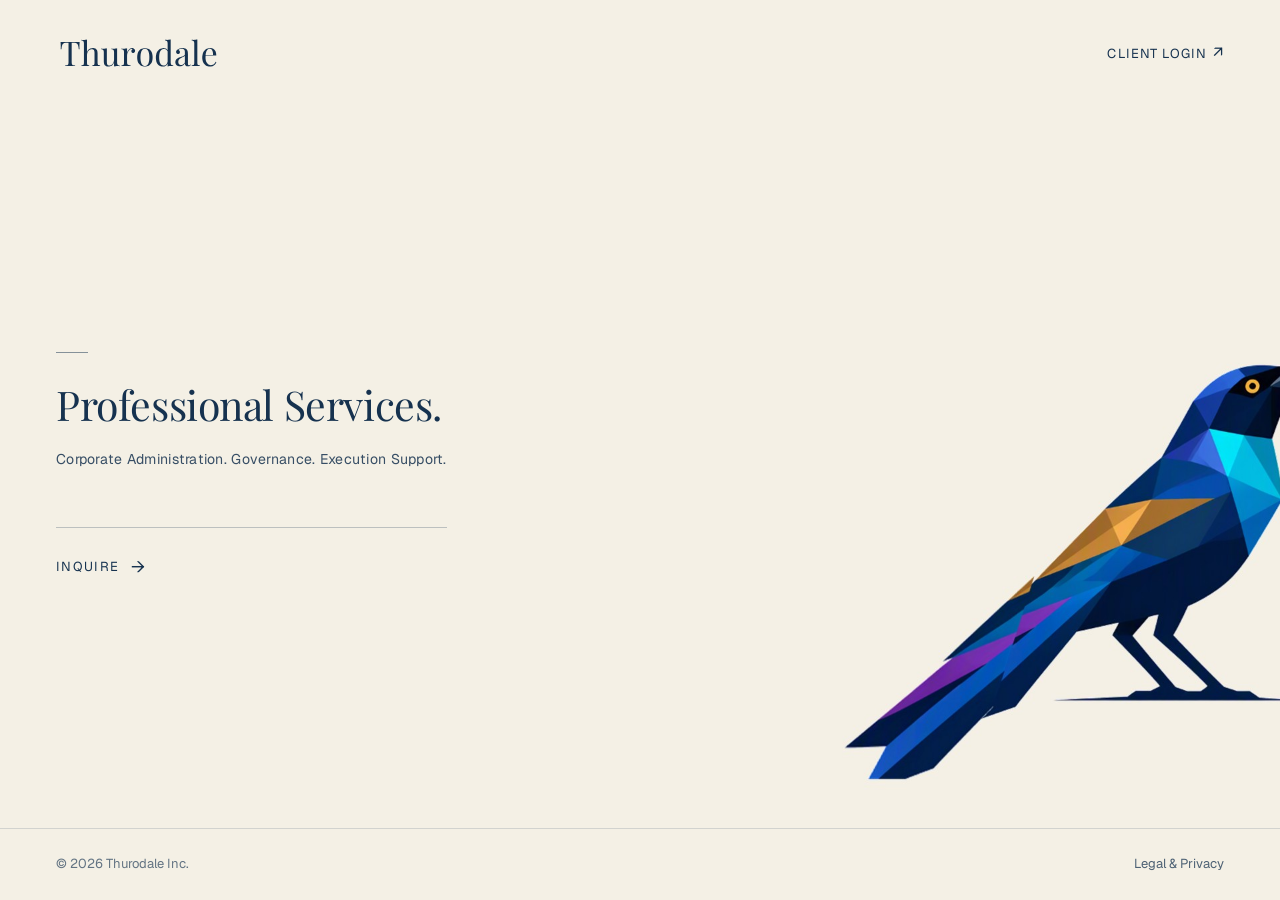
<file: index.html>
<!DOCTYPE html>
<html lang="en-CA">
<head>
<meta charset="utf-8">
<meta name="viewport" content="width=device-width, initial-scale=1">
<title>Thurodale | Professional Services.</title>
<meta name="description" content="Corporate Administration. Governance. Execution Support.">
<link rel="icon" href="assets/logo-t.png" type="image/png">
<link rel="preconnect" href="https://fonts.googleapis.com">
<link rel="preconnect" href="https://fonts.gstatic.com" crossorigin>
<link rel="stylesheet" href="https://fonts.googleapis.com/css2?family=Geist:wght@400&family=Playfair+Display:wght@400&display=swap">
<link rel="stylesheet" href="css/theme.css">
<link rel="stylesheet" href="css/thurodale.css">
<link rel="stylesheet" href="css/home.css">
<script>document.documentElement.classList.add('js');</script>
</head>
<body class="home-page">

  <div class="home-layout">
    <!-- Header -->
    <header class="home-header">
      <div class="home-logo-container">
        <!-- Dependency: Thurodale wordmark logo goes here -->
        <a href="index.html" class="home-logo-link" aria-label="Thurodale Home">
          <img src="assets/wordmark.svg" alt="Thurodale Wordmark" class="home-logo-img">
        </a>
      </div>
      <div class="home-login-container">
        <!-- Dependency: Client Login destination URL goes here -->
        <a href="index.html" class="home-login-link">Client Login <span class="login-arrow" aria-hidden="true">↗</span></a>
      </div>
    </header>

    <!-- Main Content -->
    <main class="home-main">
      <div class="home-content">
        <h1 class="home-headline">Professional Services.</h1>
        <p class="home-supporting">Corporate Administration. Governance. Execution Support.</p>
        <div class="home-action">
          <a href="mailto:info@thurodale.com" class="home-enquire-link">Inquire <span class="enquire-arrow" aria-hidden="true">&rarr;</span></a>
        </div>
      </div>
    </main>

    <!-- Footer -->
    <footer class="home-footer">
      <div class="home-footer-inner">
        <div class="home-footer-copyright">&copy; 2026 Thurodale Inc.</div>
        <div class="home-footer-links">
          <a href="legal.html">Legal &amp; Privacy</a>
        </div>
      </div>
    </footer>
    
    <!-- Background Artwork -->
    <div class="home-artwork" aria-hidden="true">
      <picture>
        <source media="(max-width: 768px)" srcset="assets/bg-palette-2-linen-mobile.jpg">
        <img src="assets/bg-palette-2-linen.jpg" alt="" class="home-artwork-img">
      </picture>
    </div>
  </div>

<!-- Reduced motion and analytics logic is omitted per instructions to wait for approval and keep things minimal,
     but we can keep the basic scripts if they do not interfere with the static content -->
<script src="js/motion.js" defer></script>
</body>
</html>
</file>
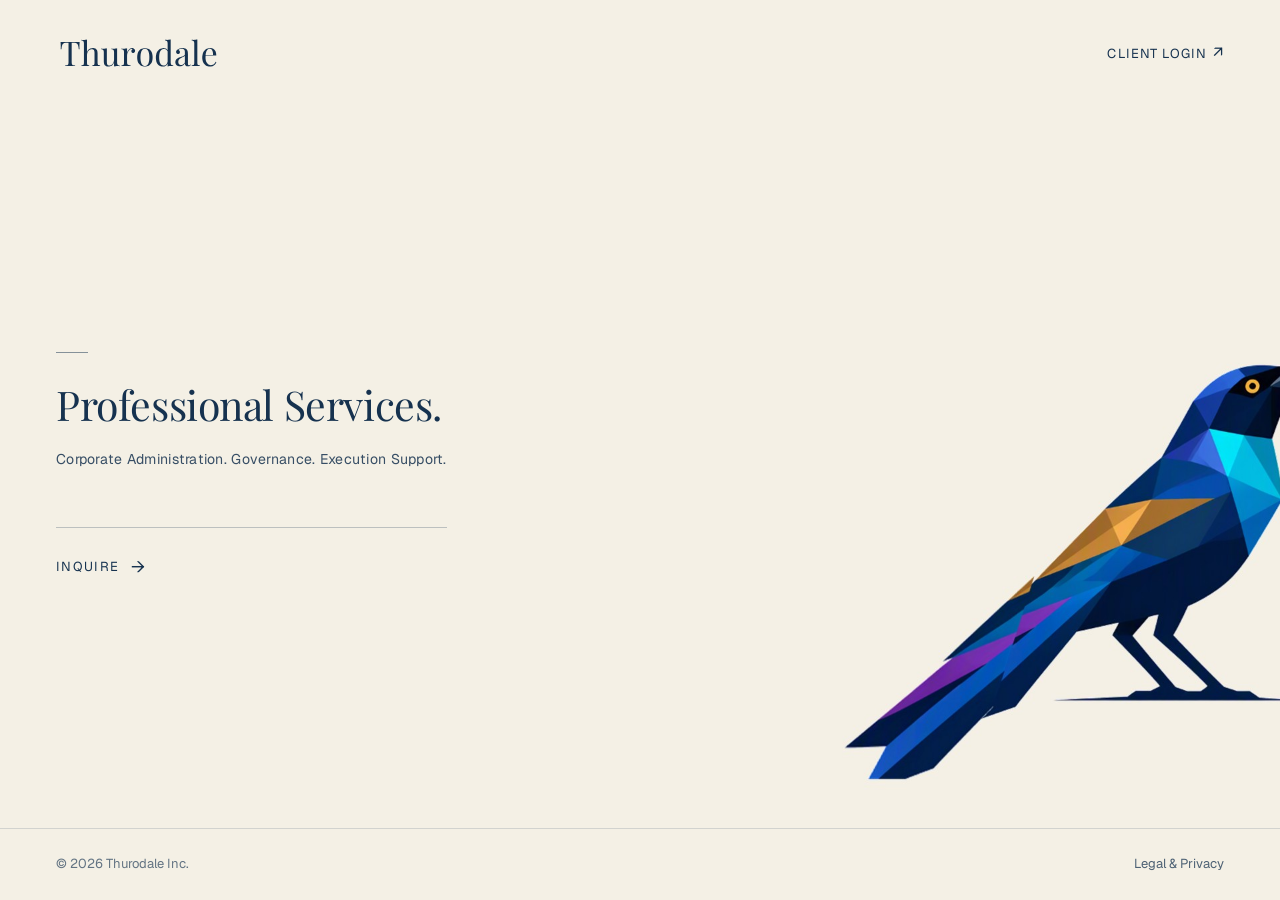
<file: contact.html>
<!DOCTYPE html>
<html lang="en-CA">
<head>
<meta charset="utf-8">
<meta http-equiv="refresh" content="0; url=index.html">
<title>Thurodale | Redirecting...</title>
<link rel="canonical" href="index.html">
<script>window.location.replace("index.html");</script>
</head>
<body style="font-family: sans-serif; background: #FFFEFC; color: #16324F; padding: 2rem;">
  <p>Redirecting to <a href="index.html">Thurodale</a>...</p>
</body>
</html>
</file>
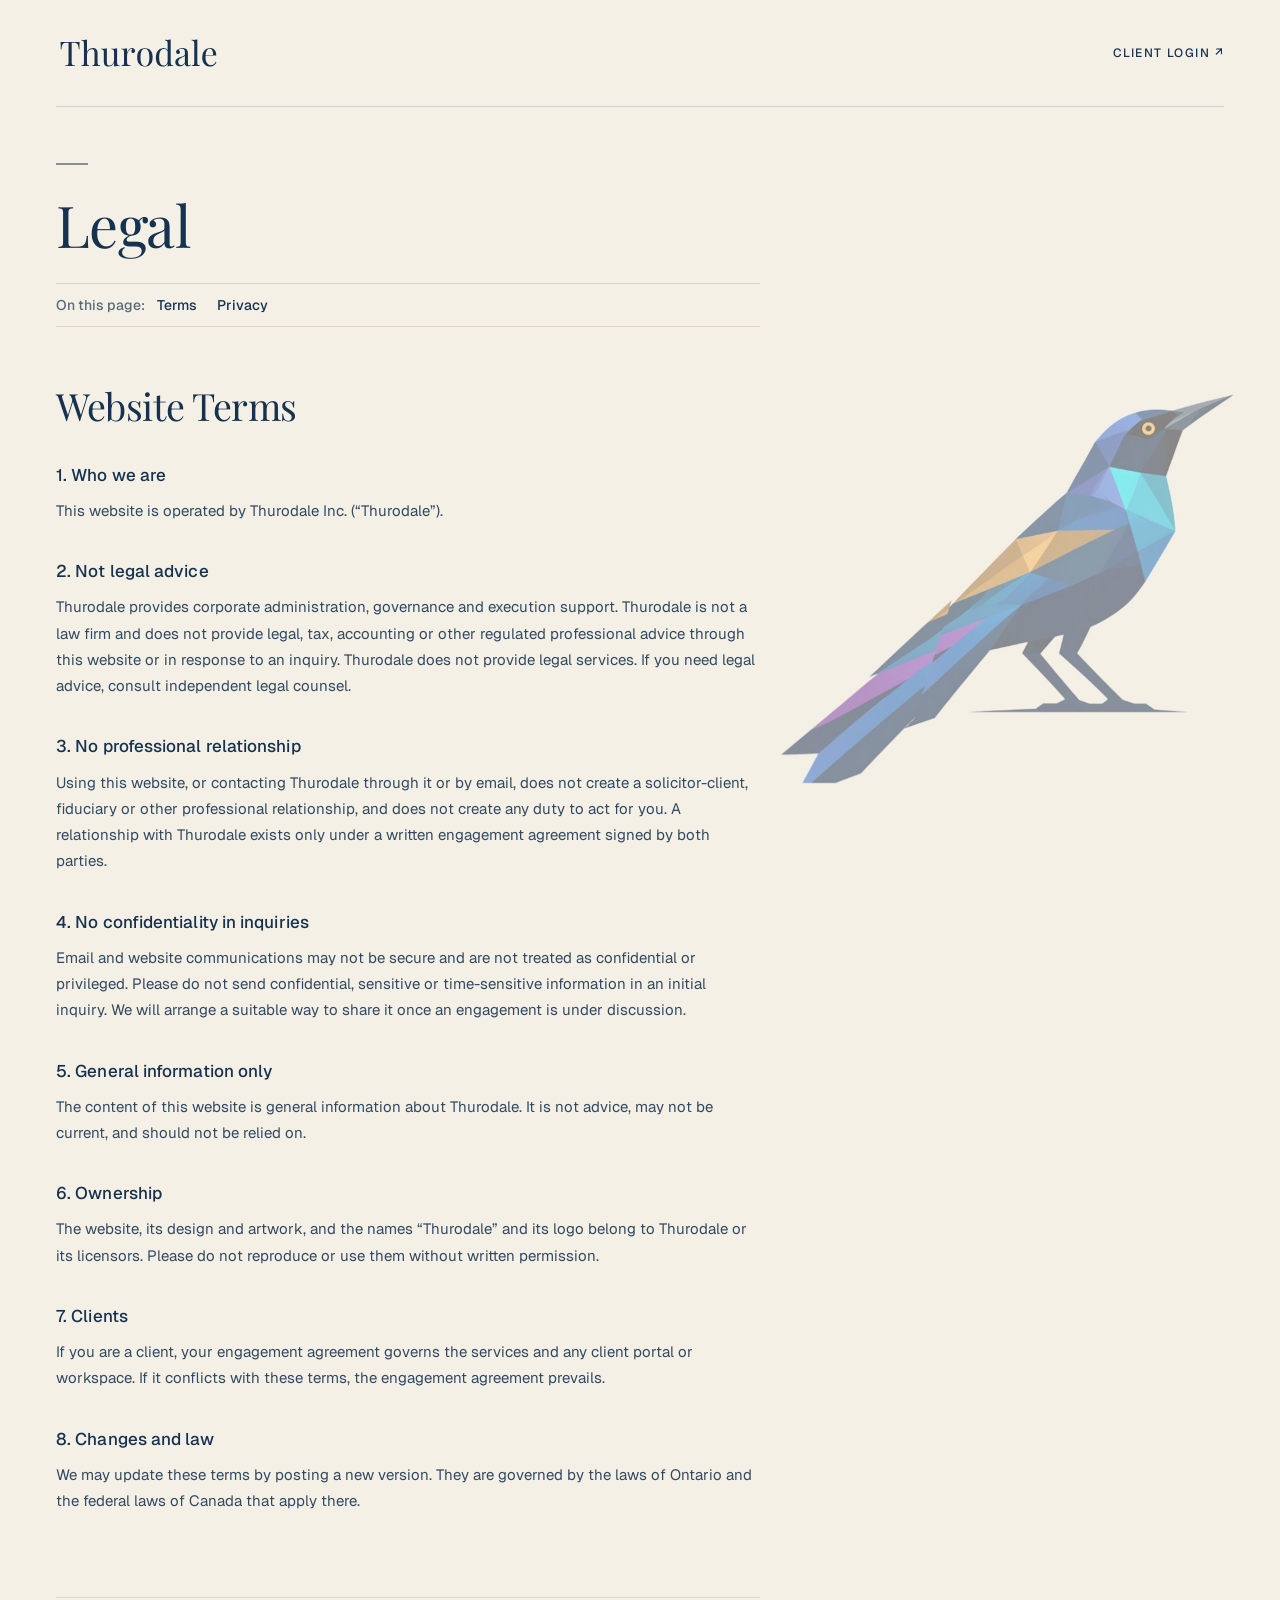
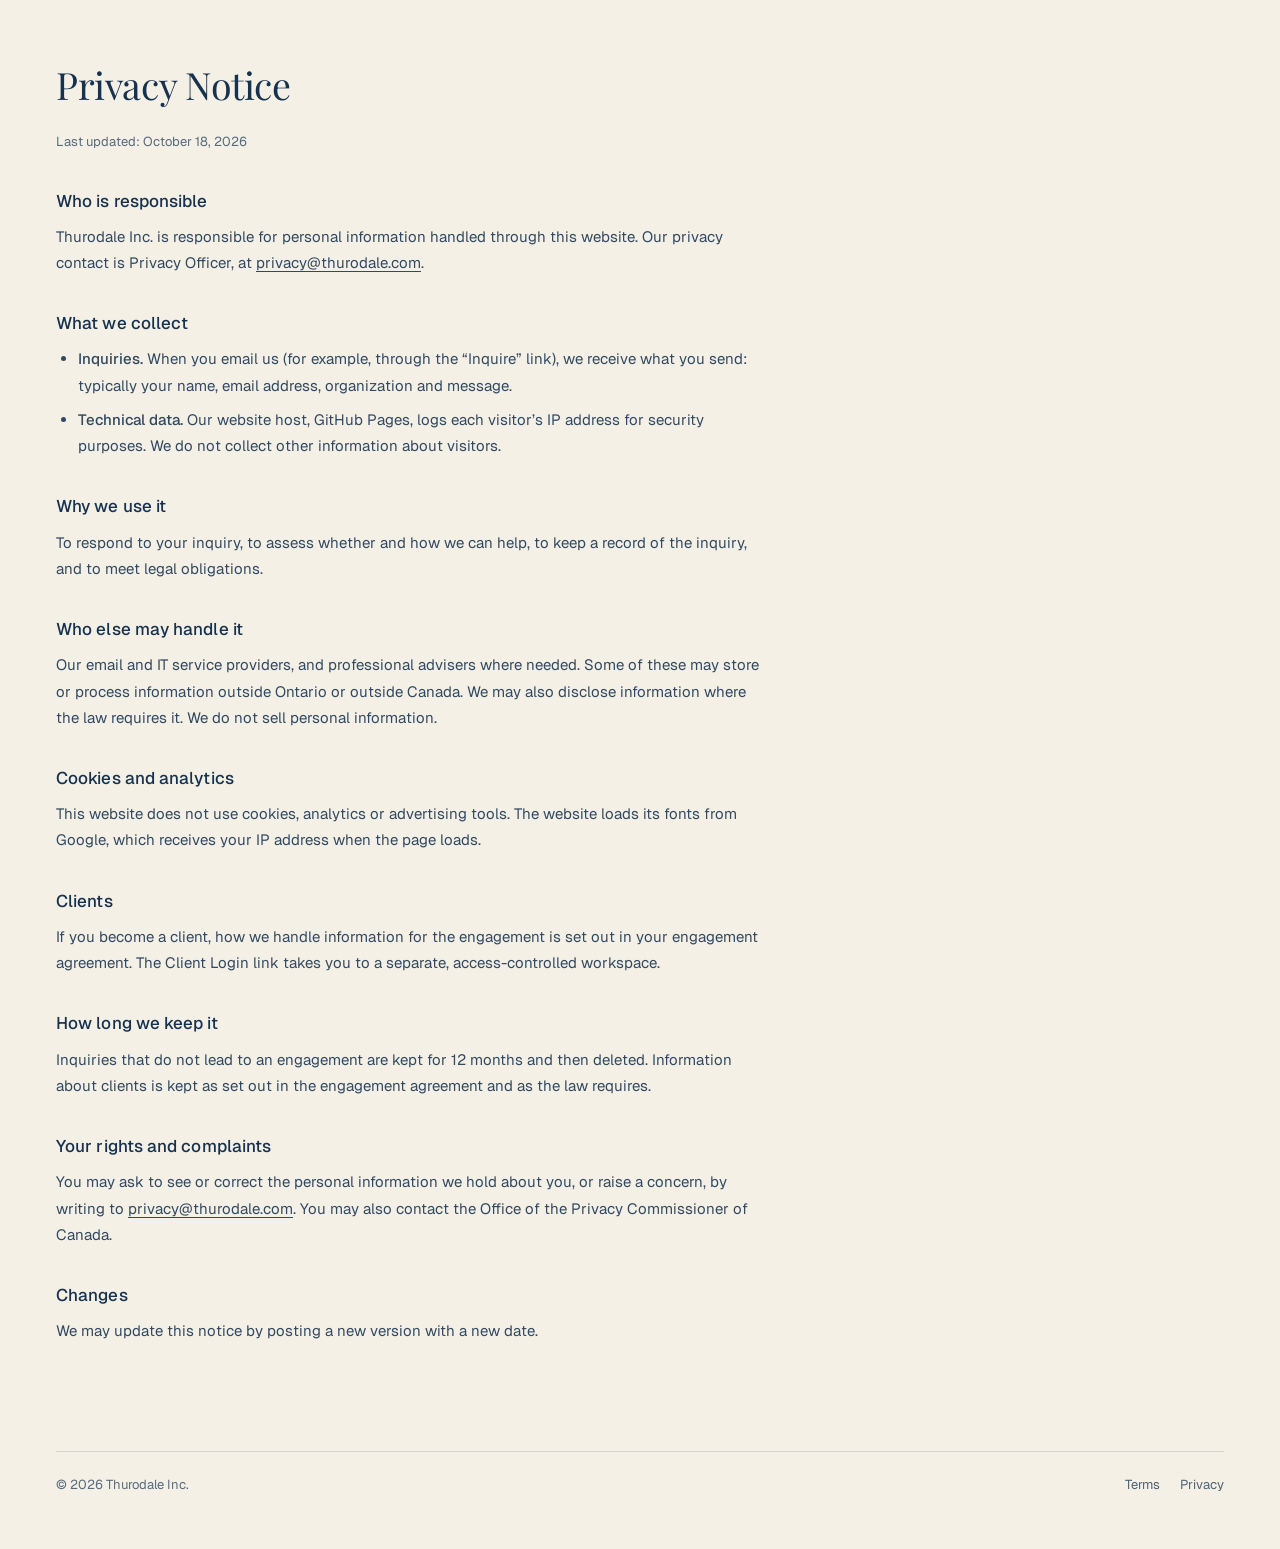
<file: legal.html>
<!DOCTYPE html>
<html lang="en-CA">
<head>
<meta charset="utf-8">
<meta name="viewport" content="width=device-width, initial-scale=1">
<title>Legal | Thurodale</title>
<meta name="description" content="Website terms and privacy notice for Thurodale Inc.">
<link rel="icon" href="assets/logo-t.png" type="image/png">
<link rel="preconnect" href="https://fonts.googleapis.com">
<link rel="preconnect" href="https://fonts.gstatic.com" crossorigin>
<link rel="stylesheet" href="https://fonts.googleapis.com/css2?family=Geist:wght@400;500&family=Playfair+Display:wght@400&display=swap">
<link rel="stylesheet" href="css/legal.css">
</head>
<body class="legal-page">

<a class="skip-link" href="#main">Skip to main content</a>

<!-- Fullscreen background artwork panel — fixed, covers page, softly fades on scroll -->
<div class="legal-artwork" aria-hidden="true">
  <picture>
    <source media="(max-width: 768px)" srcset="assets/legal-bg-geometric-mobile.jpg">
    <img src="assets/legal-bg-geometric.jpg" alt="" class="legal-artwork-img">
  </picture>
</div>

<!-- Left scrolling column -->
<div class="legal-column">

  <!-- Header: matches homepage layout with wordmark left, Client Login right -->
  <header class="legal-header">
    <a href="index.html" class="legal-logo-link" aria-label="Thurodale Home">
      <img src="assets/wordmark.svg" alt="Thurodale" class="legal-logo-img">
    </a>
    <a href="index.html" class="legal-login-link">Client Login &nearr;</a>
  </header>

  <!-- Document -->
  <main id="main" class="legal-main">

    <div class="legal-header-block">
      <h1 class="legal-title">Legal</h1>
      <nav class="on-this-page" aria-label="On this page">
        <span class="on-this-page-label">On this page:</span>
        <ul class="on-this-page-list">
          <li><a href="#terms">Terms</a></li>
          <li><a href="#privacy">Privacy</a></li>
        </ul>
      </nav>
    </div>

    <!-- =================== WEBSITE TERMS =================== -->
    <section class="legal-section">
      <h2 id="terms">Website Terms</h2>

      <h3>1. Who we are</h3>
      <p>This website is operated by Thurodale Inc. (&ldquo;Thurodale&rdquo;).</p>

      <h3>2. Not legal advice</h3>
      <p>Thurodale provides corporate administration, governance and execution support. Thurodale is not a law firm and does not provide legal, tax, accounting or other regulated professional advice through this website or in response to an inquiry. Thurodale does not provide legal services. If you need legal advice, consult independent legal counsel.</p>

      <h3>3. No professional relationship</h3>
      <p>Using this website, or contacting Thurodale through it or by email, does not create a solicitor-client, fiduciary or other professional relationship, and does not create any duty to act for you. A relationship with Thurodale exists only under a written engagement agreement signed by both parties.</p>

      <h3>4. No confidentiality in inquiries</h3>
      <p>Email and website communications may not be secure and are not treated as confidential or privileged. Please do not send confidential, sensitive or time-sensitive information in an initial inquiry. We will arrange a suitable way to share it once an engagement is under discussion.</p>

      <h3>5. General information only</h3>
      <p>The content of this website is general information about Thurodale. It is not advice, may not be current, and should not be relied on.</p>

      <h3>6. Ownership</h3>
      <p>The website, its design and artwork, and the names &ldquo;Thurodale&rdquo; and its logo belong to Thurodale or its licensors. Please do not reproduce or use them without written permission.</p>

      <h3>7. Clients</h3>
      <p>If you are a client, your engagement agreement governs the services and any client portal or workspace. If it conflicts with these terms, the engagement agreement prevails.</p>

      <h3>8. Changes and law</h3>
      <p>We may update these terms by posting a new version. They are governed by the laws of Ontario and the federal laws of Canada that apply there.</p>
    </section>

    <!-- =================== PRIVACY NOTICE =================== -->
    <section class="legal-section">
      <h2 id="privacy">Privacy Notice</h2>
      <p class="doc-meta">Last updated: October 18, 2026</p>

      <h3>Who is responsible</h3>
      <p>Thurodale Inc. is responsible for personal information handled through this website. Our privacy contact is Privacy Officer, at <a href="mailto:privacy@thurodale.com">privacy@thurodale.com</a>.</p>

      <h3>What we collect</h3>
      <ul>
        <li><strong>Inquiries.</strong> When you email us (for example, through the &ldquo;Inquire&rdquo; link), we receive what you send: typically your name, email address, organization and message.</li>
        <li><strong>Technical data.</strong> Our website host, GitHub Pages, logs each visitor&rsquo;s IP address for security purposes. We do not collect other information about visitors.</li>
      </ul>

      <h3>Why we use it</h3>
      <p>To respond to your inquiry, to assess whether and how we can help, to keep a record of the inquiry, and to meet legal obligations.</p>

      <h3>Who else may handle it</h3>
      <p>Our email and IT service providers, and professional advisers where needed. Some of these may store or process information outside Ontario or outside Canada. We may also disclose information where the law requires it. We do not sell personal information.</p>

      <h3>Cookies and analytics</h3>
      <p>This website does not use cookies, analytics or advertising tools. The website loads its fonts from Google, which receives your IP address when the page loads.</p>

      <h3>Clients</h3>
      <p>If you become a client, how we handle information for the engagement is set out in your engagement agreement. The Client Login link takes you to a separate, access-controlled workspace.</p>

      <h3>How long we keep it</h3>
      <p>Inquiries that do not lead to an engagement are kept for 12 months and then deleted. Information about clients is kept as set out in the engagement agreement and as the law requires.</p>

      <h3>Your rights and complaints</h3>
      <p>You may ask to see or correct the personal information we hold about you, or raise a concern, by writing to <a href="mailto:privacy@thurodale.com">privacy@thurodale.com</a>. You may also contact the Office of the Privacy Commissioner of Canada.</p>

      <h3>Changes</h3>
      <p>We may update this notice by posting a new version with a new date.</p>
    </section>

  </main>

  <!-- Footer -->
  <footer class="legal-footer">
    <div class="legal-footer-inner">
      <div class="legal-footer-copyright">&copy; 2026 Thurodale Inc.</div>
      <div class="legal-footer-links">
        <a href="#terms">Terms</a>
        <a href="#privacy">Privacy</a>
      </div>
    </div>
  </footer>

</div><!-- /.legal-column -->

</body>
</html>
</file>
<file: css/theme.css>
/* ==========================================================================
   Thurodale — Theme layer
   ==========================================================================

   The site is light only. The brand is defined as "ledger blue on cream
   paper", and a dark palette works against that rather than with it.

   The layering is kept even though there is a single theme, because it is
   what allows thurodale.css to contain no colour values at all.

     1. PALETTE   Raw colour values, namespaced (--p-light-*).
                  These are the only literal hex values in the codebase.
     2. SEMANTIC  Role-based names (--surface-page, --ink-default, --action-bg).
                  Component CSS may ONLY reference these.
     3. COMPONENT thurodale.css. No hex values, no palette names.

   Colour tokens use the --ink-* prefix, never --text-*, because --text-* is
   the typography scale (--text-body is a 15px font size, not a colour).

   IF A SECOND THEME IS EVER WANTED

     1. Add a palette block:     --p-<name>-surface-page: #...;  (etc.)
     2. Add one selector block:  :root.theme-<name> { ...map semantics... }
     3. Add the class to <html>.

   No component CSS changes. That was the point of the split, and it stays
   true whether or not a second theme exists.

   CONTRAST: every foreground/background pairing used in the UI meets
   WCAG 2.1 AA (4.5:1 for body text, 3:1 for large text and non-text
   boundaries). Measured ratios are noted beside the values that were
   chosen for contrast rather than for brand.
   ========================================================================== */

/* --------------------------------------------------------------------------
   LAYER 1 — PALETTE
   -------------------------------------------------------------------------- */

:root {
  --p-light-surface-page:        #F5F0E6;  /* Warm Linen Paper */
  --p-light-surface-panel-1:     #E4EEF3;  /* Cloud Wash   */
  --p-light-surface-panel-2:     #CFE1E9;  /* Mist Veil    */
  --p-light-surface-panel-3:     #A9C4D6;  /* Sky Mist     */
  --p-light-surface-panel-warm:  #D9D2C4;  /* Stone Hush   */
  --p-light-surface-card:        #FFFEFC;
  --p-light-surface-card-warm:   #FFFEFC;
  --p-light-surface-inverse:     #16324F;  /* Ledger Ink   */

  --p-light-ink-primary:         #16324F;  /* headings, links */
  --p-light-ink-strong:          #0D2038;  /* Ledger Shadow   */
  --p-light-ink-default:         #222222;  /* Charcoal        */
  --p-light-ink-muted:           #5A6068;  /* Charcoal Soft   */
  --p-light-ink-on-inverse:      #FFFEFC;
  --p-light-ink-on-panel-3:      #16324F;
  --p-light-ink-on-panel-warm:   #222222;

  /* Decorative numerals only. They are aria-hidden, so the contrast
     minimums do not apply to them. */
  --p-light-ink-decorative:      #A9C4D6;

  --p-light-border-subtle:       #E4E1DA;  /* Border Mist */
  --p-light-border-on-panel:     rgba(22, 50, 79, 0.14);

  /* NOT Sky Mist (#A9C4D6). That tone measures 1.80:1 on cream and fails
     WCAG 1.4.11, which requires 3:1 for a control boundary. On a ghost
     button the border is the only thing identifying it as a control, so
     the rule applies. This is the nearest tone in the same hue family that
     clears 3:1 on cream (4.00:1), Cloud Wash (3.42:1) and Mist Veil. */
  --p-light-border-interactive:  #5D839E;

  --p-light-action-bg:           #16324F;
  --p-light-action-bg-hover:     #0D2038;
  --p-light-action-fg:           #FFFEFC;  /* 13.00:1 on the action fill */
  --p-light-ghost-hover-bg:      #E4EEF3;

  --p-light-tag-bg:              #FFFEFC;
  --p-light-tag-fg:              #16324F;
  --p-light-tag-dot:             #A9C4D6;

  --p-light-decor-ring:          rgba(22, 50, 79, 0.18);
  --p-light-decor-band-bg:       #A9C4D6;
  --p-light-decor-band-stroke:   #16324F;

  --p-light-selection-bg:        #A9C4D6;
  --p-light-selection-fg:        #16324F;
  --p-light-focus-ring:          #16324F;  /* 13.00:1 on the page */
}

/* --------------------------------------------------------------------------
   LAYER 2 — SEMANTIC MAPPING
   -------------------------------------------------------------------------- */

:root {
  /* Tells the browser to render form controls, scrollbars and other UA
     widgets against a light background. */
  color-scheme: light;

  --surface-page:        var(--p-light-surface-page);
  --surface-panel-1:     var(--p-light-surface-panel-1);
  --surface-panel-2:     var(--p-light-surface-panel-2);
  --surface-panel-3:     var(--p-light-surface-panel-3);
  --surface-panel-warm:  var(--p-light-surface-panel-warm);
  --surface-card:        var(--p-light-surface-card);
  --surface-card-warm:   var(--p-light-surface-card-warm);
  --surface-inverse:     var(--p-light-surface-inverse);

  --ink-primary:         var(--p-light-ink-primary);
  --ink-strong:          var(--p-light-ink-strong);
  --ink-default:         var(--p-light-ink-default);
  --ink-muted:           var(--p-light-ink-muted);
  --ink-decorative:      var(--p-light-ink-decorative);
  --ink-on-inverse:      var(--p-light-ink-on-inverse);
  --ink-on-panel-3:      var(--p-light-ink-on-panel-3);
  --ink-on-panel-warm:   var(--p-light-ink-on-panel-warm);

  --border-subtle:       var(--p-light-border-subtle);
  --border-on-panel:     var(--p-light-border-on-panel);
  --border-interactive:  var(--p-light-border-interactive);

  --action-bg:           var(--p-light-action-bg);
  --action-bg-hover:     var(--p-light-action-bg-hover);
  --action-fg:           var(--p-light-action-fg);
  --ghost-hover-bg:      var(--p-light-ghost-hover-bg);

  --tag-bg:              var(--p-light-tag-bg);
  --tag-fg:              var(--p-light-tag-fg);
  --tag-dot:             var(--p-light-tag-dot);

  --decor-ring:          var(--p-light-decor-ring);
  --decor-band-bg:       var(--p-light-decor-band-bg);
  --decor-band-stroke:   var(--p-light-decor-band-stroke);

  --selection-bg:        var(--p-light-selection-bg);
  --selection-fg:        var(--p-light-selection-fg);
  --focus-ring:          var(--p-light-focus-ring);
}
</file>
<file: css/thurodale.css>
/* ==========================================================================
   Thurodale. Ledger blue on cream paper
   Single stylesheet. No build step, no dependencies.
   Token names follow thurodale-style-reference.md.
   ========================================================================== */

/* --------------------------------------------------------------------------
   1. Tokens
   -------------------------------------------------------------------------- */

:root {
  /* Colour lives in theme.css. This file holds no hex values. */

  /* Typography */
  --font-display: 'Playfair Display', 'Cormorant Garamond', Georgia, serif;
  --font-body: 'Geist', ui-sans-serif, system-ui, -apple-system, BlinkMacSystemFont,
               "Segoe UI", Roboto, sans-serif;

  --text-label: 11px;
  --text-caption: 13px;
  --text-body-sm: 14px;
  --text-body: 15px;
  --text-body-lg: 17px;

  /* Fluid heading sizes: reference values are the desktop ceiling. */
  --text-heading-sm: 22px;
  --text-heading-md: clamp(24px, 1.3rem + 1.2vw, 30px);
  --text-heading: clamp(29px, 1.5rem + 2.6vw, 44px);
  --text-display: clamp(33px, 1.3rem + 5vw, 66px);

  /* Spacing */
  --spacing-8: 8px;
  --spacing-12: 12px;
  --spacing-16: 16px;
  --spacing-24: 24px;
  --spacing-32: 32px;
  --spacing-40: 40px;
  --spacing-44: 44px;
  --spacing-56: 56px;
  --spacing-64: 64px;
  --spacing-72: 72px;
  --spacing-88: 88px;
  --spacing-120: 120px;

  /* Layout */
  --page-max-width: 1120px;
  --page-gutter: 24px;
  --section-gap: clamp(72px, 5vw + 32px, 120px);
  --panel-padding: clamp(20px, 4vw + 16px, 72px);
  --card-padding: clamp(24px, 2vw + 20px, 44px);
  --principle-padding: clamp(24px, 1.4vw + 16px, 36px);
  /* Sibling gap must never be smaller than the padding inside the siblings,
     or the eye groups items inward instead of separating them. */
  --grid-gap: clamp(32px, 2vw + 16px, 48px);

  /* Radius */
  --radius-sm: 8px;
  --radius-card: 14px;
  --radius-full: 999px;

  /* Motion */
  --ease-out: cubic-bezier(0.22, 0.61, 0.36, 1);
  --ease-soft: cubic-bezier(0.32, 0.72, 0.28, 1);
  --dur-fast: 140ms;
  --dur-base: 220ms;
  --dur-reveal: 720ms;
  /* Rise distance for scroll reveals. Shortened on small screens, where a
     large travel reads as the page lurching rather than settling. */
  --reveal-rise: 28px;
}

@media (min-width: 560px) { :root { --page-gutter: 28px; } }
@media (min-width: 900px) { :root { --page-gutter: 40px; } }

/* --------------------------------------------------------------------------
   2. Reset & base
   -------------------------------------------------------------------------- */

*, *::before, *::after { box-sizing: border-box; }

html {
  -webkit-text-size-adjust: 100%;
  scroll-behavior: smooth;
  scroll-padding-top: var(--spacing-32);
}

body {
  margin: 0;
  background: var(--surface-page);
  color: var(--ink-default);
  font-family: var(--font-body);
  font-size: var(--text-body);
  line-height: 1.75;
  font-weight: 400;
  -webkit-font-smoothing: antialiased;
  text-rendering: optimizeLegibility;
  overflow-wrap: break-word;
  /* Nothing on this site scrolls sideways. */
  overflow-x: hidden;
}

img, svg { max-width: 100%; display: block; }

h1, h2, h3, h4 {
  font-family: var(--font-display);
  font-weight: 400;
  color: var(--ink-primary);
  margin: 0;
  text-wrap: balance;
  /* Display type must never hyphenate or break mid-word on narrow screens. */
  overflow-wrap: normal;
  hyphens: none;
}

p { margin: 0; }
p + p { margin-top: var(--spacing-16); }

ul, ol { margin: 0; padding: 0; list-style: none; }

em, .em { font-style: italic; }

/* Geist ships here at 400/500/600 only. Left at the UA default of 700,
   every <strong> in the legal documents would be SYNTHESISED bold: the
   browser smears the 400 face rather than drawing a real one. 600 is a
   loaded weight, and is the correct emphasis for a system whose rule is
   "don't bold, heavy weights break the quiet editorial tone". */
strong, b { font-weight: 600; }

a {
  color: var(--ink-primary);
  text-decoration-color: color-mix(in srgb, currentColor 38%, transparent);
  text-underline-offset: 3px;
  transition: text-decoration-color var(--dur-fast) var(--ease-out);
}
a:hover { text-decoration-color: currentColor; }

/* Removes the 300ms tap delay without disabling pinch-zoom. */
a, button, summary, [role="button"] { touch-action: manipulation; }

:where(a, button, input, textarea, select, summary):focus-visible {
  outline: 2px solid var(--focus-ring);
  outline-offset: 3px;
  border-radius: 2px;
}

::selection {
  background: var(--selection-bg);
  color: var(--selection-fg);
}

/* --------------------------------------------------------------------------
   3. Motion: scroll reveal
   Hidden state is scoped to .js so content is never trapped invisible
   when scripting is unavailable or the script fails to run.
   -------------------------------------------------------------------------- */

@media (prefers-reduced-motion: no-preference) {

  .js [data-reveal] {
    opacity: 0;
    transform: translate3d(0, calc(var(--reveal-rise) * var(--reveal-dir, 1)), 0);
    transition: opacity var(--dur-reveal) var(--ease-soft),
                transform var(--dur-reveal) var(--ease-soft);
    will-change: opacity, transform;
  }
  .js [data-reveal].is-visible {
    opacity: 1;
    transform: none;
    will-change: auto;
  }

  /* Children enter in sequence rather than all at once. */
  .js [data-reveal-group] > * {
    opacity: 0;
    transform: translate3d(0, calc(var(--reveal-rise) * var(--reveal-dir, 1)), 0);
    transition: opacity var(--dur-reveal) var(--ease-soft),
                transform var(--dur-reveal) var(--ease-soft);
  }
  .js [data-reveal-group].is-visible > * {
    opacity: 1;
    transform: none;
  }
  /* Children read --reveal-dir off the group automatically: custom
     properties inherit, and the observer sets it on the group element. */
  .js [data-reveal-group].is-visible > *:nth-child(1) { transition-delay: 0ms; }
  .js [data-reveal-group].is-visible > *:nth-child(2) { transition-delay: 90ms; }
  .js [data-reveal-group].is-visible > *:nth-child(3) { transition-delay: 180ms; }
  .js [data-reveal-group].is-visible > *:nth-child(4) { transition-delay: 270ms; }
  .js [data-reveal-group].is-visible > *:nth-child(5) { transition-delay: 360ms; }
  .js [data-reveal-group].is-visible > *:nth-child(6) { transition-delay: 450ms; }

  /* Display headings wipe upward from a clipped baseline rather than simply
     fading. The mask is slightly over-sized top and bottom so ascenders and
     descenders are never shaved. Applied only to display and .heading type:
     on small text the effect reads as a glitch, not a reveal. */
  .js [data-reveal-heading] {
    opacity: 0;
    clip-path: inset(-12% 0 112% 0);
    transform: translate3d(0, calc(var(--reveal-rise) * 0.7 * var(--reveal-dir, 1)), 0);
    transition: opacity 760ms var(--ease-soft),
                clip-path 900ms var(--ease-soft),
                transform 900ms var(--ease-soft);
  }
  .js [data-reveal-heading].is-visible {
    opacity: 1;
    clip-path: inset(-12% 0 -12% 0);
    transform: none;
  }

  /* Tinted panels settle in as a single mass: a shorter rise than their
     contents, so the surface arrives first and the content lands into it. */
  .js [data-reveal-panel] {
    opacity: 0;
    transform: translate3d(0, calc(20px * var(--reveal-dir, 1)), 0);
    transition: opacity 700ms var(--ease-soft), transform 700ms var(--ease-soft);
  }
  .js [data-reveal-panel].is-visible { opacity: 1; transform: none; }

  .hero__rings { transition: transform 120ms linear; }
}

/* --------------------------------------------------------------------------
   4. Utilities
   -------------------------------------------------------------------------- */

.container {
  width: 100%;
  max-width: var(--page-max-width);
  margin-inline: auto;
  padding-inline: var(--page-gutter);
}

.visually-hidden {
  position: absolute;
  width: 1px; height: 1px;
  margin: -1px; padding: 0;
  overflow: hidden;
  clip-path: inset(50%);
  white-space: nowrap;
}

.skip-link {
  position: absolute;
  left: var(--spacing-16);
  top: -100px;
  z-index: 100;
  background: var(--action-bg);
  color: var(--action-fg);
  padding: 12px 20px;
  border-radius: var(--radius-card);
  font-size: var(--text-body-sm);
  font-weight: 500;
  text-decoration: none;
  transition: top var(--dur-base) var(--ease-out);
}
.skip-link:focus { top: var(--spacing-16); }

.measure    { max-width: 54ch; }
.measure-sm { max-width: 48ch; }

/* --------------------------------------------------------------------------
   5. Typography roles
   -------------------------------------------------------------------------- */

.display {
  font-size: var(--text-display);
  line-height: 1.08;
  letter-spacing: -0.01em;
}

.heading {
  font-size: var(--text-heading);
  line-height: 1.18;
  letter-spacing: -0.01em;
}

.heading-md { font-size: var(--text-heading-md); line-height: 1.2; }
.heading-sm { font-size: var(--text-heading-sm); line-height: 1.25; }

.lead {
  font-size: var(--text-body-lg);
  line-height: 1.7;
  color: var(--ink-muted);
}

.body-sm { font-size: var(--text-body-sm); line-height: 1.7; }
.caption { font-size: var(--text-caption); line-height: 1.6; }
.soft { color: var(--ink-muted); }

.label-upper {
  display: block;
  font-size: var(--text-label);
  font-weight: 500;
  letter-spacing: 0.18em;
  line-height: 1.4;
  text-transform: uppercase;
  color: var(--ink-muted);
  margin-bottom: var(--spacing-24);
}

.label-pill {
  display: inline-block;
  background: var(--surface-panel-3);
  color: var(--ink-on-panel-3);
  border-radius: var(--radius-full);
  padding: 8px 17px;
  font-size: var(--text-body-sm);
  font-weight: 500;
  line-height: 1.4;
  margin-bottom: var(--spacing-24);
}
.panel--cloud .label-pill,
.panel--mist .label-pill,
.panel--sky .label-pill,
.panel--stone .label-pill { background: var(--surface-card); }

/* --------------------------------------------------------------------------
   6. Buttons
   -------------------------------------------------------------------------- */

.btn {
  display: inline-flex;
  align-items: center;
  justify-content: center;
  gap: 10px;
  border: 0;
  border-radius: var(--radius-card);
  padding: 13px 26px;
  min-height: 48px;
  font-family: var(--font-body);
  font-size: var(--text-body-sm);
  font-weight: 500;
  line-height: 1.4;
  text-decoration: none;
  cursor: pointer;
  box-shadow: none;
  transition: background-color var(--dur-base) var(--ease-out),
              color var(--dur-base) var(--ease-out),
              border-color var(--dur-base) var(--ease-out),
              transform var(--dur-base) var(--ease-out);
}
/* Press feedback that does not move neighbouring content. */
.btn:active { transform: translateY(1px); }

.btn__arrow { transition: transform var(--dur-base) var(--ease-out); }
.btn:hover .btn__arrow { transform: translateX(4px); }

.btn--primary {
  background: var(--action-bg);
  color: var(--action-fg);
}
.btn--primary:hover { background: var(--action-bg-hover); }

.btn--ghost {
  background: transparent;
  color: var(--ink-primary);
  border: 1px solid var(--border-interactive);
}
.btn--ghost:hover {
  background: var(--ghost-hover-bg);
  border-color: var(--ink-primary);
}

.cta-bar {
  display: flex;
  align-items: center;
  justify-content: space-between;
  gap: var(--spacing-24);
  background: var(--action-bg);
  color: var(--action-fg);
  border-radius: var(--radius-card);
  padding: 26px 40px;
  text-decoration: none;
  transition: background-color var(--dur-base) var(--ease-out);
}
.cta-bar:hover { background: var(--action-bg-hover); }
.cta-bar__label { font-size: 20px; font-weight: 500; line-height: 1.4; }
.cta-bar__arrow {
  font-size: 24px;
  line-height: 1;
  flex: none;
  transition: transform var(--dur-base) var(--ease-out);
}
.cta-bar:hover .cta-bar__arrow { transform: translateX(6px); }

/* --------------------------------------------------------------------------
   7. Header & navigation
   -------------------------------------------------------------------------- */

.site-header { padding-block: var(--spacing-32) var(--spacing-56); }

.site-header__inner {
  display: flex;
  align-items: center;
  justify-content: space-between;
  gap: var(--spacing-16) var(--spacing-24);
}

.wordmark {
  font-family: var(--font-display);
  font-size: 26px;
  font-weight: 400;
  line-height: 1;
  letter-spacing: 0.01em;
  color: var(--ink-primary);
  text-decoration: none;
  transition: color var(--dur-base) var(--ease-out);
}
.wordmark:hover { color: var(--ink-strong); }

.site-nav {
  display: flex;
  align-items: center;
  gap: var(--spacing-32);
}

.site-nav__link {
  position: relative;
  font-size: var(--text-body-sm);
  font-weight: 500;
  color: var(--ink-primary);
  text-decoration: none;
  padding-block: 6px;
}
/* Underline grows from the left rather than appearing all at once. */
.site-nav__link::after {
  content: "";
  position: absolute;
  left: 0; right: 0; bottom: 0;
  height: 1px;
  background: var(--ink-primary);
  transform: scaleX(0);
  transform-origin: left;
  transition: transform var(--dur-base) var(--ease-out);
}
.site-nav__link:hover::after { transform: scaleX(1); }

.site-nav .btn--ghost {
  border-radius: var(--radius-full);
  padding: 11px 22px;
  min-height: 44px;
}

/* --------------------------------------------------------------------------
   8. Sections & panels
   -------------------------------------------------------------------------- */

.section { padding-block: calc(var(--section-gap) / 2); }
.section--flush-top { padding-top: 0; }

.panel {
  border-radius: var(--radius-card);
  padding: var(--panel-padding);
  box-shadow: none;
  border: 0;
}
.panel--cloud { background: var(--surface-panel-1); }
.panel--mist  { background: var(--surface-panel-2); }
.panel--sky   { background: var(--surface-panel-3); }
.panel--stone { background: var(--surface-panel-warm); }

/* Body copy never sits directly on Sky Mist or Stone Hush. Those tones fail
   contrast for supporting text, so cards inside them are cream. */
.panel--sky .soft { color: var(--ink-on-panel-3); }
.panel--stone .soft { color: var(--ink-on-panel-warm); }

.section-head { margin-bottom: var(--spacing-56); }
.section-head .heading { margin-bottom: var(--spacing-24); }

/* --------------------------------------------------------------------------
   9. Hero
   -------------------------------------------------------------------------- */

.hero {
  position: relative;
  overflow: hidden;
  padding-block: clamp(40px, 7vw, 96px);
}

.hero__inner { position: relative; z-index: 1; }
.hero .display { margin-bottom: var(--spacing-32); }
.hero .lead { margin-bottom: var(--spacing-40); }

.hero__actions {
  display: flex;
  flex-wrap: wrap;
  gap: var(--spacing-16);
}

/* Concentric ring graphic: one per page, clipped by the hero panel corner. */
.hero__rings {
  position: absolute;
  top: -180px;
  right: -180px;
  width: 620px;
  height: 620px;
  pointer-events: none;
  z-index: 0;
}
.hero__rings circle {
  fill: none;
  stroke: var(--decor-ring);
  stroke-width: 1;
  vector-effect: non-scaling-stroke;
}

/* --------------------------------------------------------------------------
   10. Grids & split layout
   -------------------------------------------------------------------------- */

.grid { display: grid; gap: var(--grid-gap); }
.grid--2 { grid-template-columns: repeat(2, minmax(0, 1fr)); }
.grid--3 { grid-template-columns: repeat(3, minmax(0, 1fr)); }
.grid--4 { grid-template-columns: repeat(2, minmax(0, 1fr)); }

@media (max-width: 900px) {
  .grid--3 { grid-template-columns: repeat(2, minmax(0, 1fr)); }
}
@media (max-width: 640px) {
  .grid--2, .grid--3, .grid--4 { grid-template-columns: minmax(0, 1fr); }
}

.split {
  display: grid;
  grid-template-columns: 1fr 0.95fr;
  gap: clamp(32px, 5vw, 72px);
  align-items: start;
}
/* Heading in the left column, argument in the right: fills the measure
   without needing a decorative element to occupy the space. */
.split--editorial { grid-template-columns: 0.9fr 1.1fr; }
.split--editorial .lead { max-width: 58ch; }

@media (max-width: 900px) {
  .split,
  .split--editorial { grid-template-columns: minmax(0, 1fr); }
}

/* --------------------------------------------------------------------------
   11. Cards
   -------------------------------------------------------------------------- */

.card {
  border-radius: var(--radius-card);
  padding: var(--card-padding);
  box-shadow: none;
  border: 0;
}
.card--cloud { background: var(--surface-panel-1); }
.card--mist  { background: var(--surface-panel-2); }
.card--cream { background: var(--surface-card); }

.card__title { margin-bottom: var(--spacing-16); }
.card__body  { color: var(--ink-muted); font-size: 14.5px; line-height: 1.7; }

.tags {
  display: flex;
  flex-wrap: wrap;
  gap: var(--spacing-12);
  margin-top: var(--spacing-24);
}

.tag {
  display: inline-flex;
  align-items: center;
  gap: var(--spacing-8);
  background: var(--tag-bg);
  color: var(--tag-fg);
  border-radius: var(--radius-full);
  padding: 8px 15px;
  font-size: var(--text-caption);
  line-height: 1.4;
}
.tag::before {
  content: "";
  width: 6px;
  height: 6px;
  border-radius: 50%;
  background: var(--tag-dot);
  flex: none;
}
/* No hover response on tags: they are labels, not controls. */

.principle {
  background: var(--surface-card);
  border-radius: var(--radius-card);
  padding: var(--principle-padding);
}

/* Bare variant: text sits directly on the panel, separated by a rule
   rather than by a card. One less level of nesting, one more usable line. */
.principle--bare {
  background: none;
  padding: var(--spacing-24) 0 0;
  border-top: 1px solid var(--border-on-panel);
  border-radius: 0;
}
.principle--bare .principle__body { color: var(--ink-on-panel-3); }
/* The quiet numeral is Sky Mist, which IS this panel's background once the
   cream card is removed. Re-derive it from the panel's own ink instead. */
.principle--bare .principle__num--quiet {
  color: color-mix(in srgb, var(--ink-on-panel-3) 48%, transparent);
}

.principle__num {
  display: block;
  font-family: var(--font-display);
  font-style: italic;
  font-size: 40px;
  line-height: 1;
  color: var(--ink-primary);
  margin-bottom: var(--spacing-24);
}
.principle__num--quiet { color: var(--ink-decorative); }
.principle__title { margin-bottom: var(--spacing-12); }
.principle__body {
  font-size: var(--text-body-sm);
  line-height: 1.7;
  color: var(--ink-muted);
}

/* --------------------------------------------------------------------------
   12. FAQ accordion
   -------------------------------------------------------------------------- */

.faq { border-top: 1px solid var(--border-subtle); }
.faq__item { border-bottom: 1px solid var(--border-subtle); }

.faq__q {
  display: flex;
  align-items: center;
  justify-content: space-between;
  gap: var(--spacing-24);
  padding-block: var(--spacing-32);
  cursor: pointer;
  list-style: none;
  font-family: var(--font-display);
  font-style: italic;
  font-size: clamp(19px, 1.1rem + 0.6vw, 27px);
  line-height: 1.3;
  color: var(--ink-primary);
  transition: color var(--dur-fast) var(--ease-out);
}
.faq__q::-webkit-details-marker { display: none; }
.faq__q::marker { content: ""; }
.faq__q:hover { color: var(--ink-strong); }
.faq__q:focus-visible { outline-offset: -2px; }

.faq__icon {
  position: relative;
  flex: none;
  width: 22px;
  height: 22px;
  transition: transform var(--dur-base) var(--ease-out);
}
.faq__icon::before,
.faq__icon::after {
  content: "";
  position: absolute;
  inset: 50% 0 auto 0;
  height: 1.5px;
  background: var(--ink-primary);
  transform: translateY(-50%);
  transition: transform var(--dur-base) var(--ease-out),
              opacity var(--dur-base) var(--ease-out);
}
.faq__icon::after { transform: translateY(-50%) rotate(90deg); }
.faq__item[open] .faq__icon::after {
  transform: translateY(-50%) rotate(90deg) scaleX(0);
  opacity: 0;
}
@media (hover: hover) {
  .faq__q:hover .faq__icon { transform: rotate(90deg); }
}

.faq__a {
  font-size: var(--text-body);
  line-height: 1.75;
  color: var(--ink-muted);
  max-width: 68ch;
  padding-bottom: var(--spacing-32);
  padding-right: var(--spacing-40);
}

/* Progressive enhancement: browsers that support it animate the disclosure.
   Everywhere else the panel simply appears, which is correct behaviour. */
@supports selector(details::details-content) {
  .faq__item::details-content {
    block-size: 0;
    overflow: hidden;
    opacity: 0;
    transition: block-size var(--dur-base) var(--ease-out),
                content-visibility var(--dur-base) allow-discrete,
                opacity var(--dur-base) var(--ease-out);
  }
  .faq__item[open]::details-content { block-size: auto; opacity: 1; }
}
@supports (interpolate-size: allow-keywords) {
  :root { interpolate-size: allow-keywords; }
}

/* --------------------------------------------------------------------------
   13. Long-form legal documents
   -------------------------------------------------------------------------- */

.doc-nav {
  display: flex;
  flex-wrap: wrap;
  gap: var(--spacing-8);
  margin-bottom: var(--spacing-56);
}
.doc-nav a {
  display: inline-block;
  background: var(--surface-panel-1);
  color: var(--ink-primary);
  border-radius: var(--radius-full);
  padding: 10px 18px;
  font-size: var(--text-body-sm);
  font-weight: 500;
  text-decoration: none;
  transition: background-color var(--dur-fast) var(--ease-out);
}
.doc-nav a:hover { background: var(--surface-panel-2); }

/* 34em lands at ~70 characters. 68ch measured ~90, because the ch unit is
   the width of the zero glyph, which is wider than an average lowercase. */
.doc { max-width: 34em; }
.doc > * + * { margin-top: 28px; }

.doc h2 {
  font-size: var(--text-heading-md);
  line-height: 1.2;
  margin-top: var(--spacing-72);
  padding-top: var(--spacing-40);
  border-top: 1px solid var(--border-subtle);
}
.doc h2:first-child { margin-top: 0; padding-top: 0; border-top: 0; }

.doc h3 { font-size: 19px; line-height: 1.3; margin-top: var(--spacing-40); }

.doc h4 {
  font-family: var(--font-body);
  font-size: var(--text-body);
  font-weight: 600;
  color: var(--ink-primary);
  margin-top: var(--spacing-24);
}

.doc p, .doc li { color: var(--ink-muted); }

.doc ul { margin-top: var(--spacing-12); }
.doc li {
  position: relative;
  padding-left: var(--spacing-24);
  margin-top: var(--spacing-8);
}
.doc li::before {
  content: "";
  position: absolute;
  left: 2px;
  top: 12px;
  width: 6px;
  height: 6px;
  border-radius: 50%;
  background: var(--tag-dot);
}

.doc__meta {
  font-size: var(--text-caption);
  color: var(--ink-muted);
  letter-spacing: 0.02em;
}

/* Statutory all-caps blocks stay readable: smaller, looser, not shouting. */
.doc .legalese { font-size: var(--text-body-sm); line-height: 1.8; letter-spacing: 0.01em; }

.doc__contact {
  background: var(--surface-panel-1);
  border-radius: var(--radius-card);
  padding: var(--spacing-32);
  margin-top: var(--spacing-40);
}

/* --------------------------------------------------------------------------
   14. Contact page
   -------------------------------------------------------------------------- */

.contact-grid {
  display: grid;
  grid-template-columns: 1.1fr 0.9fr;
  gap: var(--spacing-56);
  align-items: start;
}
@media (max-width: 860px) {
  .contact-grid { grid-template-columns: minmax(0, 1fr); gap: var(--spacing-32); }
}

.email-link {
  display: inline-flex;
  align-items: baseline;
  gap: 10px;
  font-family: var(--font-display);
  font-size: clamp(21px, 1.2rem + 0.9vw, 30px);
  line-height: 1.3;
  color: var(--ink-primary);
  text-decoration: none;
  border-bottom: 1px solid var(--border-interactive);
  padding-bottom: 4px;
  transition: border-color var(--dur-base) var(--ease-out);
  overflow-wrap: anywhere;
}
.email-link:hover { border-bottom-color: var(--ink-primary); }
.email-link .btn__arrow { transition: transform var(--dur-base) var(--ease-out); }
.email-link:hover .btn__arrow { transform: translateX(4px); }

/* --------------------------------------------------------------------------
   15. Footer
   -------------------------------------------------------------------------- */

.site-footer { padding-bottom: var(--spacing-56); }

.footer-panel {
  background: var(--surface-panel-2);
  border-radius: var(--radius-card);
  /* Deliberately shorter than a content panel. The footer holds a wordmark,
     a prompt and one short list; full panel padding left 147px of void. */
  padding: clamp(28px, 2.5vw + 16px, 48px);
}

.footer-grid {
  display: grid;
  grid-template-columns: 1fr auto;
  gap: var(--spacing-40) var(--spacing-64);
  align-items: start;
}

/* Borrowed from the reference: the brand column carries a direct invitation
   rather than a logo stranded above empty space. */
.footer-prompt {
  margin-top: var(--spacing-24);
  font-size: var(--text-body-lg);
  line-height: 1.45;
  color: var(--ink-primary);
}

.footer-enquiry {
  display: inline-flex;
  align-items: center;
  gap: var(--spacing-8);
  margin-top: var(--spacing-16);
  font-size: var(--text-body-sm);
  font-weight: 500;
  color: var(--ink-primary);
  text-decoration: none;
  border-bottom: 1px solid var(--border-interactive);
  padding-bottom: 3px;
  transition: border-color var(--dur-base) var(--ease-out);
}
.footer-enquiry:hover { border-bottom-color: var(--ink-primary); }
.footer-enquiry .btn__arrow { transition: transform var(--dur-base) var(--ease-out); }
.footer-enquiry:hover .btn__arrow { transform: translateX(4px); }
@media (max-width: 640px) {
  .footer-grid { grid-template-columns: minmax(0, 1fr); gap: var(--spacing-32); }
}

.footer-heading {
  font-family: var(--font-body);
  font-size: var(--text-label);
  font-weight: 500;
  letter-spacing: 0.18em;
  text-transform: uppercase;
  color: var(--ink-primary);
  margin-bottom: var(--spacing-16);
}

.footer-links li + li { margin-top: var(--spacing-12); }
.footer-links a {
  display: inline-block;
  font-size: var(--text-body-sm);
  color: var(--ink-primary);
  text-decoration: none;
  transition: color var(--dur-base) var(--ease-out);
}
.footer-links a:hover { color: var(--ink-strong); text-decoration: underline;
  text-underline-offset: 4px; text-decoration-color: var(--border-interactive); }

.footer-band {
  background: var(--decor-band-bg);
  border-radius: var(--radius-card);
  height: 150px;
  margin-top: var(--spacing-12);
  overflow: hidden;
}
.footer-band svg { width: 100%; height: 100%; }
.footer-band path {
  fill: none;
  stroke: var(--decor-band-stroke);
  stroke-width: 1.5;
  vector-effect: non-scaling-stroke;
}

/* A single slow pass, drawing the lines in once when the band comes into view. */
@media (prefers-reduced-motion: no-preference) {
  .js .footer-band path {
    stroke-dasharray: 1400;
    stroke-dashoffset: 1400;
  }
  .js .footer-band.is-visible path {
    animation: draw 2200ms var(--ease-soft) forwards;
  }
  .js .footer-band.is-visible path:nth-child(2) { animation-delay: 160ms; }
  .js .footer-band.is-visible path:nth-child(3) { animation-delay: 320ms; }
  .js .footer-band.is-visible path:nth-child(4) { animation-delay: 480ms; }
}
@keyframes draw { to { stroke-dashoffset: 0; } }

.footer-legal {
  display: flex;
  flex-wrap: wrap;
  justify-content: space-between;
  gap: var(--spacing-12) var(--spacing-16);
  margin-top: var(--spacing-32);
  font-size: var(--text-caption);
  color: var(--ink-muted);
}
.footer-legal a { color: var(--ink-muted); text-decoration: none; }
.footer-legal a:hover { color: var(--ink-primary); }
.footer-legal__links { display: flex; flex-wrap: wrap; gap: var(--spacing-16); }

.disclaimer {
  font-size: var(--text-caption);
  line-height: 1.7;
  color: var(--ink-muted);
  max-width: 78ch;
  margin-top: var(--spacing-32);
  padding-top: var(--spacing-24);
  border-top: 1px solid var(--border-subtle);
}

/* ==========================================================================
   16. Mobile pass
   Deliberate decisions, not fallout from the desktop layout:
     - hide    : in-page anchors in the header (the content is one scroll away)
     - tighten : section, panel and card padding; footer rhythm
     - resize  : full-width actions, smaller ring graphic, larger tap targets
   ========================================================================== */

@media (max-width: 700px) {

  /* The ring graphic is decorative; at this width it would crowd the
     headline, so it shrinks and retreats further into the corner. */
  .hero__rings {
    top: -230px;
    right: -250px;
    width: 440px;
    height: 440px;
    opacity: 0.75;
  }

  /* Actions become full-width and stack: one clear target per row. */
  .hero__actions { flex-direction: column; align-items: stretch; gap: var(--spacing-12); }
  .hero__actions .btn { width: 100%; }

  .cta-bar { padding: 22px 24px; }
  .cta-bar__label { font-size: 17px; }
  .cta-bar__arrow { font-size: 20px; }

  .section-head { margin-bottom: var(--spacing-32); }
  .site-header { padding-block: var(--spacing-24); }

  .faq__a { padding-right: 0; padding-bottom: var(--spacing-24); }
  .doc { max-width: none; }
  .doc h2 { margin-top: var(--spacing-56); padding-top: var(--spacing-32); }
  .doc h3 { margin-top: var(--spacing-32); }

  .disclaimer { margin-top: var(--spacing-24); }
}

@media (max-width: 560px) {

  /* Tinted panels break out to the screen edges. Three levels of horizontal
     padding (gutter 24 + panel 31 + card 24) were consuming 79px, 21% of a
     375px screen, and squeezing the hero lead to 31 characters. Going
     full-bleed removes one level and returns it to ~38. Block padding is
     untouched: vertical space is cheap, horizontal space is not. */
  .panel {
    margin-inline: calc(var(--page-gutter) * -1);
    padding-inline: var(--page-gutter);
    border-radius: 0;
  }
  /* The ring graphic is clipped by the hero; it must still be clipped. */
  .hero { overflow: hidden; }

  /* Hidden on phones: the two in-page anchors. The header keeps the
     wordmark and the single primary action, so it stays one row.
     Both destinations remain reachable by scrolling and from the footer. */
  .site-nav__link { display: none; }

  .wordmark { font-size: 23px; }
  .site-nav .btn--ghost { padding: 11px 18px; font-size: var(--text-caption); }

  /* Reveal distance shortens so motion stays subtle on a small screen. */
  :root { --reveal-rise: 16px; }

  .principle__num { font-size: 34px; margin-bottom: var(--spacing-16); }
  .footer-band { height: 104px; }
  .footer-legal { flex-direction: column; gap: var(--spacing-8); }
}

/* --------------------------------------------------------------------------
   17. Motion preferences & print
   -------------------------------------------------------------------------- */

@media (prefers-reduced-motion: reduce) {
  html { scroll-behavior: auto; }
  *, *::before, *::after {
    animation-duration: 0.01ms !important;
    animation-iteration-count: 1 !important;
    transition-duration: 0.01ms !important;
  }
}

@media print {
  .site-header, .site-footer, .cta-bar, .hero__rings, .footer-band { display: none; }
  body { background: #fff; color: #000; }
  .panel, .card { background: #fff; padding: 0; }
  .faq__item > .faq__a { display: block !important; }
}
</file>
<file: css/home.css>
/* ==========================================================================
   Thurodale — Homepage
   Matches the approved geometric grackle mockup.
   ========================================================================== */

/* --------------------------------------------------------------------------
   Reset / base
   -------------------------------------------------------------------------- */
*, *::before, *::after { box-sizing: border-box; }

.home-page {
  margin: 0;
  padding: 0;
  background-color: #F5F0E6; /* Warm Linen matching approved brand palette */
  color: #16324F;             /* Ledger blue */
  font-family: 'Geist', ui-sans-serif, system-ui, -apple-system, sans-serif;
  min-height: 100vh;
  overflow-x: hidden;
}

/* --------------------------------------------------------------------------
   Full-page wrapper
   -------------------------------------------------------------------------- */
.home-layout {
  position: relative;
  min-height: 100vh;
  display: flex;
  flex-direction: column;
}

/* --------------------------------------------------------------------------
   Background artwork — spans the full page, anchored right
   The image composition is: open left half, grackle-on-ledge right half.
   -------------------------------------------------------------------------- */
.home-artwork {
  position: fixed;
  inset: 0;
  z-index: 0;
  pointer-events: none;
}

.home-artwork picture,
.home-artwork-img {
  width: 100%;
  height: 100%;
  object-fit: cover;
  /* The generated image has open space on its left and the bird on the right,
     matching the mockup exactly. */
  object-position: center center;
  display: block;
}

/* --------------------------------------------------------------------------
   Content layer — sits above artwork
   -------------------------------------------------------------------------- */
.home-header,
.home-main,
.home-footer {
  position: relative;
  z-index: 1;
}

/* --------------------------------------------------------------------------
   Header
   -------------------------------------------------------------------------- */
.home-header {
  display: flex;
  justify-content: space-between;
  align-items: center;
  padding: 2.25rem 3.5rem;
}

.home-logo-link {
  display: block;
  text-decoration: none;
  line-height: 1;
}

.home-logo-img {
  height: 34px;
  width: auto;
  display: block;
}

/* Client Login */
.home-login-link {
  font-family: 'Geist', ui-sans-serif, system-ui, sans-serif;
  font-size: 0.8125rem;           /* ~13px — small caps weight in mockup */
  letter-spacing: 0.08em;
  text-transform: uppercase;
  color: #16324F;
  text-decoration: none;
  display: inline-flex;
  align-items: center;
  gap: 0.375rem;
  transition: color 0.2s ease;
}

.login-arrow {
  transition: transform 0.2s ease;
  display: inline-block;
  font-size: 1rem;
  line-height: 1;
}

.home-login-link:hover,
.home-login-link:focus-visible {
  color: #0D2038;
}
.home-login-link:hover .login-arrow,
.home-login-link:focus-visible .login-arrow {
  transform: translate(2px, -2px);
}
.home-login-link:focus-visible {
  outline: 2px solid #16324F;
  outline-offset: 4px;
  border-radius: 2px;
}

/* --------------------------------------------------------------------------
   Main content — left-aligned text column
   -------------------------------------------------------------------------- */
.home-main {
  flex: 1;
  display: flex;
  align-items: center;
  padding: 0 3.5rem;
}

.home-content {
  /* Left column: fits the single-line headline and supporting text cleanly */
  max-width: min(640px, 50vw);
}

/* Fine rule above headline (matches mockup's small horizontal dash) */
.home-content::before {
  content: '';
  display: block;
  width: 2rem;
  height: 1.5px;
  background-color: #16324F;
  margin-bottom: 1.75rem;
  opacity: 0.5;
}

.home-headline {
  font-family: 'Playfair Display', Georgia, serif;
  font-weight: 400;
  font-size: clamp(2rem, 3.2vw, 3.15rem);
  line-height: 1.15;
  letter-spacing: -0.01em;
  margin: 0 0 1.25rem 0;
  color: #16324F;
  white-space: nowrap;
}

.home-supporting {
  font-family: 'Geist', ui-sans-serif, system-ui, sans-serif;
  font-weight: 400;
  font-size: clamp(0.875rem, 1.1vw, 1rem);
  letter-spacing: 0.02em;
  line-height: 1.6;
  margin: 0 0 3.5rem 0;
  color: #16324F;
  opacity: 0.85;
}

/* Fine rule above Enquire (matches mockup) */
.home-action {
  border-top: 1px solid rgba(22, 50, 79, 0.25);
  padding-top: 1.5rem;
}

/* Enquire link */
.home-enquire-link {
  font-family: 'Geist', ui-sans-serif, system-ui, sans-serif;
  font-size: 0.8125rem;
  letter-spacing: 0.1em;
  text-transform: uppercase;
  color: #16324F;
  text-decoration: none;
  display: inline-flex;
  align-items: center;
  gap: 0.75rem;
  transition: color 0.2s ease;
}

.enquire-arrow {
  transition: transform 0.2s ease;
  display: inline-block;
  font-size: 1.1rem;
}

.home-enquire-link:hover,
.home-enquire-link:focus-visible {
  color: #0D2038;
}
.home-enquire-link:hover .enquire-arrow,
.home-enquire-link:focus-visible .enquire-arrow {
  transform: translateX(4px);
}
.home-enquire-link:focus-visible {
  outline: 2px solid #16324F;
  outline-offset: 6px;
  border-radius: 2px;
}

/* --------------------------------------------------------------------------
   Footer — spans full width, fine rule top
   -------------------------------------------------------------------------- */
.home-footer {
  border-top: 1px solid rgba(22, 50, 79, 0.15);
  padding: 1.5rem 3.5rem;
}

.home-footer-inner {
  display: flex;
  justify-content: space-between;
  align-items: center;
  width: 100%;
}

.home-footer-copyright {
  font-family: 'Geist', ui-sans-serif, system-ui, sans-serif;
  font-size: 0.8125rem;
  color: #16324F;
  opacity: 0.65;
  text-align: left;
}

.home-footer-links {
  font-family: 'Geist', ui-sans-serif, system-ui, sans-serif;
  font-size: 0.8125rem;
  color: #16324F;
  opacity: 0.75;
  display: flex;
  gap: 1.25rem;
  align-items: center;
  justify-content: flex-end;
  margin-left: auto;
  text-align: right;
}

.home-footer-links a {
  color: inherit;
  text-decoration: none;
  position: relative;
}

.home-footer-links a::after {
  content: '';
  position: absolute;
  bottom: -1px;
  left: 0;
  width: 0;
  height: 1px;
  background-color: currentColor;
  transition: width 0.2s ease;
}

.home-footer-links a:hover::after,
.home-footer-links a:focus-visible::after {
  width: 100%;
}

.home-footer-links a:focus-visible {
  outline: 2px solid #16324F;
  outline-offset: 4px;
  border-radius: 2px;
}

/* Bullet separator between Legal and Privacy */
.home-footer-separator {
  opacity: 0.4;
  user-select: none;
}

/* --------------------------------------------------------------------------
   Reduced motion
   -------------------------------------------------------------------------- */
@media (prefers-reduced-motion: reduce) {
  .login-arrow,
  .enquire-arrow,
  .home-footer-links a::after {
    transition: none;
  }
  .home-login-link:hover .login-arrow,
  .home-login-link:focus-visible .login-arrow,
  .home-enquire-link:hover .enquire-arrow,
  .home-enquire-link:focus-visible .enquire-arrow {
    transform: none;
  }
}

/* --------------------------------------------------------------------------
   Tablet (≤ 1024px) — slightly tighter
   -------------------------------------------------------------------------- */
@media (max-width: 1024px) {
  .home-header,
  .home-main,
  .home-footer {
    padding-left: 2.5rem;
    padding-right: 2.5rem;
  }

  .home-content {
    max-width: min(560px, 58vw);
  }

  .home-headline {
    font-size: clamp(1.85rem, 3.2vw, 2.75rem);
  }
}

/* --------------------------------------------------------------------------
   Mobile (≤ 720px) — stacked layout, artwork behind
   -------------------------------------------------------------------------- */
@media (max-width: 720px) {
  html, body {
    overflow-x: hidden;
    width: 100%;
  }

  .home-layout {
    min-height: 100dvh;
    width: 100%;
    overflow-x: hidden;
  }

  /* Full 100% rich color saturation on mobile */
  .home-artwork {
    position: fixed;
    inset: 0;
    opacity: 1;
  }

  .home-artwork picture,
  .home-artwork-img {
    width: 100%;
    height: 100%;
    object-fit: cover;
    object-position: center bottom;
  }

  .home-layout {
    max-width: 390px;
    margin: 0;
  }

  .home-header {
    padding: 1.75rem 1.5rem 1rem;
    display: flex;
    justify-content: space-between;
    align-items: center;
    width: 100%;
  }

  .home-logo-img {
    height: 24px;
  }

  .home-login-link {
    font-size: 0.72rem;
    letter-spacing: 0.08em;
    white-space: nowrap;
    flex-shrink: 0;
  }

  .home-main {
    padding: 0 1.5rem;
    align-items: flex-start;
    margin-top: 3.25rem;
    margin-bottom: 1rem;
    width: 100%;
  }

  .home-content {
    max-width: 100%;
    width: 100%;
  }

  .home-content::before {
    margin-bottom: 1.5rem;
  }

  .home-headline {
    font-size: clamp(1.85rem, 7.5vw, 2.35rem);
    line-height: 1.15;
    margin-bottom: 1.25rem;
    white-space: normal;
    word-break: normal;
  }

  .home-supporting {
    font-size: 1.05rem;
    line-height: 1.5;
    margin-bottom: 2rem;
    max-width: 100%;
    opacity: 0.9;
  }

  .home-action {
    padding-top: 1.25rem;
  }

  .home-footer {
    padding: 1.25rem 1.5rem;
    width: 100%;
  }

  .home-footer-inner {
    display: flex;
    flex-direction: row;
    justify-content: space-between;
    align-items: center;
    width: 100%;
    gap: 0.5rem;
  }

  .home-footer-copyright {
    text-align: left;
    font-size: 0.75rem;
    white-space: nowrap;
    flex-shrink: 0;
    color: #16324F;
    opacity: 0.65;
  }

  .home-footer-links {
    margin-left: auto;
    text-align: right;
    display: flex;
    justify-content: flex-end;
    font-size: 0.75rem;
    white-space: nowrap;
    flex-shrink: 0;
  }

  .home-footer-links a {
    color: #16324F;
    opacity: 0.75;
  }
}
</file>
<file: css/legal.css>
/* ==========================================================================
   Thurodale — Legal Notices
   Mirrors the approved homepage minimalist geometric identity.
   ========================================================================== */

*, *::before, *::after {
  box-sizing: border-box;
}

/* --------------------------------------------------------------------------
   Accessibility / Skip link
   -------------------------------------------------------------------------- */
.skip-link {
  position: absolute;
  top: -100%;
  left: 1.5rem;
  background: #16324F;
  color: #F5F0E6;
  padding: 0.6rem 1.2rem;
  font-family: 'Geist', sans-serif;
  font-size: 0.875rem;
  z-index: 999;
  text-decoration: none;
  border-radius: 0 0 4px 4px;
}
.skip-link:focus {
  top: 0;
}

/* --------------------------------------------------------------------------
   Page Base
   -------------------------------------------------------------------------- */
html {
  scroll-behavior: smooth;
  scroll-padding-top: 3rem;
}

.legal-page {
  margin: 0;
  padding: 0;
  background-color: #F5F0E6; /* Warm Linen matching homepage */
  color: #16324F;             /* Ledger blue */
  font-family: 'Geist', ui-sans-serif, system-ui, -apple-system, BlinkMacSystemFont, "Segoe UI", Roboto, sans-serif;
  min-height: 100vh;
  overflow-x: hidden;
  position: relative;
}

/* --------------------------------------------------------------------------
   Background Artwork — Spans full screen, fixed.
   Features geometric/faceted grackle on Warm Linen paper, matching homepage.
   Fades softly on scroll for comfortable reading.
   -------------------------------------------------------------------------- */
.legal-artwork {
  position: fixed;
  inset: 0;
  width: 100vw;
  height: 100vh;
  z-index: 0;
  pointer-events: none;
  background-color: #F5F0E6;
  overflow: hidden;
  transition: opacity 0.3s ease-out;
  animation: fadeOnScroll linear both;
  animation-timeline: scroll();
  animation-range: 0px 600px;
}

@keyframes fadeOnScroll {
  from {
    opacity: 1;
  }
  to {
    opacity: 0.35;
  }
}

.legal-artwork-img {
  width: 100%;
  height: 100%;
  object-fit: cover;
  object-position: right center;
  display: block;
}

/* --------------------------------------------------------------------------
   Layout wrapper
   -------------------------------------------------------------------------- */
.legal-column {
  position: relative;
  z-index: 1;
  width: 100%;
  max-width: 1600px;
  margin: 0 auto;
  min-height: 100vh;
  padding: 0 3.5rem 2rem;
  display: flex;
  flex-direction: column;
}

/* --------------------------------------------------------------------------
   Header — EXACTLY matches homepage header
   Wordmark logo at top-left, Client Login at top-right.
   -------------------------------------------------------------------------- */
.legal-header {
  display: flex;
  align-items: center;
  justify-content: space-between;
  padding: 2.25rem 0;
  border-bottom: 1px solid rgba(22, 50, 79, 0.15);
  margin-bottom: 3.5rem;
  width: 100%;
}

.legal-logo-link {
  display: block;
  text-decoration: none;
  line-height: 1;
}

.legal-logo-img {
  height: 34px;
  width: auto;
  display: block;
}

.legal-login-link {
  font-family: 'Geist', sans-serif;
  font-size: 0.75rem;
  letter-spacing: 0.12em;
  text-transform: uppercase;
  text-decoration: none;
  color: #16324F;
  font-weight: 500;
  white-space: nowrap;
  transition: opacity 0.2s ease;
}

.legal-login-link:hover,
.legal-login-link:focus-visible {
  opacity: 0.65;
}

/* --------------------------------------------------------------------------
   Main Content — Reading column about 44rem (approx 704px)
   -------------------------------------------------------------------------- */
.legal-main {
  width: 100%;
  max-width: 44rem;
  flex: 1;
}

.legal-header-block {
  margin-bottom: 3.5rem;
}

/* Decorative fine rule above headline, identical to homepage */
.legal-title::before {
  content: '';
  display: block;
  width: 2rem;
  height: 1.5px;
  background-color: #16324F;
  margin-bottom: 1.75rem;
  opacity: 0.5;
}

/* Single h1 Page Heading */
.legal-title {
  font-family: 'Playfair Display', Georgia, serif;
  font-weight: 400;
  font-size: clamp(2.5rem, 4.5vw, 3.75rem);
  line-height: 1.08;
  letter-spacing: -0.01em;
  color: #16324F;
  margin: 0 0 1.75rem 0;
}

/* On this page navigation */
.on-this-page {
  display: flex;
  align-items: center;
  gap: 0.75rem;
  font-size: 0.875rem;
  color: #16324F;
  padding: 0.75rem 0;
  border-top: 1px solid rgba(22, 50, 79, 0.12);
  border-bottom: 1px solid rgba(22, 50, 79, 0.12);
}

.on-this-page-label {
  font-weight: 500;
  opacity: 0.7;
}

.on-this-page-list {
  display: flex;
  align-items: center;
  gap: 1.25rem;
  list-style: none;
  margin: 0;
  padding: 0;
}

.on-this-page-list li {
  margin: 0;
}

.on-this-page-list a {
  color: #16324F;
  text-decoration: none;
  font-weight: 500;
  position: relative;
}

.on-this-page-list a::after {
  content: '';
  position: absolute;
  bottom: -2px;
  left: 0;
  width: 0;
  height: 1px;
  background-color: currentColor;
  transition: width 0.2s ease;
}

.on-this-page-list a:hover::after,
.on-this-page-list a:focus-visible::after {
  width: 100%;
}

/* Section Container */
.legal-section {
  padding-bottom: 4rem;
  margin-bottom: 4rem;
  border-bottom: 1px solid rgba(22, 50, 79, 0.12);
}

.legal-section:last-of-type {
  border-bottom: none;
  margin-bottom: 0;
  padding-bottom: 2.5rem;
}

/* Section Headings h2 — Playfair Display with scroll margin */
.legal-section h2 {
  font-family: 'Playfair Display', Georgia, serif;
  font-weight: 400;
  font-size: clamp(1.85rem, 3vw, 2.35rem);
  line-height: 1.2;
  letter-spacing: -0.01em;
  color: #16324F;
  margin: 0 0 1.5rem 0;
  scroll-margin-top: 4rem;
}

/* Clause Headings h3 — Geist */
.legal-section h3 {
  font-family: 'Geist', sans-serif;
  font-weight: 500;
  font-size: 1.0625rem;
  line-height: 1.4;
  letter-spacing: 0.005em;
  color: #16324F;
  margin: 2.25rem 0 0.65rem 0;
}

/* Body text & lists */
.legal-section p {
  font-family: 'Geist', sans-serif;
  font-size: 0.9375rem;
  line-height: 1.75;
  color: #16324F;
  opacity: 0.88;
  margin: 0 0 1.15rem 0;
}

.legal-section ul {
  font-family: 'Geist', sans-serif;
  font-size: 0.9375rem;
  line-height: 1.75;
  color: #16324F;
  opacity: 0.88;
  margin: 0 0 1.35rem 0;
  padding-left: 1.4rem;
}

.legal-section li {
  margin-bottom: 0.5rem;
}

.legal-section strong {
  font-weight: 500;
  color: #16324F;
  opacity: 1;
}

/* Links inside document text */
.legal-section a {
  color: #16324F;
  text-decoration: underline;
  text-underline-offset: 3px;
  text-decoration-thickness: 1px;
  transition: opacity 0.2s ease;
}

.legal-section a:hover,
.legal-section a:focus-visible {
  opacity: 0.65;
}

.legal-section a:focus-visible {
  outline: 2px solid #16324F;
  outline-offset: 3px;
  border-radius: 2px;
}

/* Date / meta */
.doc-meta {
  font-size: 0.8125rem !important;
  opacity: 0.7 !important;
  margin-bottom: 1.85rem !important;
}

/* --------------------------------------------------------------------------
   Footer — mirrors homepage footer
   -------------------------------------------------------------------------- */
.legal-footer {
  border-top: 1px solid rgba(22, 50, 79, 0.15);
  padding: 1.5rem 0;
  margin-top: 3rem;
  width: 100%;
}

.legal-footer-inner {
  display: flex;
  justify-content: space-between;
  align-items: center;
  width: 100%;
}

.legal-footer-copyright {
  font-family: 'Geist', ui-sans-serif, system-ui, sans-serif;
  font-size: 0.8125rem;
  color: #16324F;
  opacity: 0.7;
  text-align: left;
}

.legal-footer-links {
  font-family: 'Geist', ui-sans-serif, system-ui, sans-serif;
  font-size: 0.8125rem;
  color: #16324F;
  opacity: 0.75;
  display: flex;
  gap: 1.25rem;
  align-items: center;
  justify-content: flex-end;
  margin-left: auto;
  text-align: right;
}

.legal-footer-links a {
  color: inherit;
  text-decoration: none;
  position: relative;
}

.legal-footer-links a::after {
  content: '';
  position: absolute;
  bottom: -1px;
  left: 0;
  width: 0;
  height: 1px;
  background-color: currentColor;
  transition: width 0.2s ease;
}

.legal-footer-links a:hover::after,
.legal-footer-links a:focus-visible::after {
  width: 100%;
}

.legal-footer-links a:focus-visible {
  outline: 2px solid #16324F;
  outline-offset: 4px;
  border-radius: 2px;
}

/* --------------------------------------------------------------------------
   Reduced Motion
   -------------------------------------------------------------------------- */
@media (prefers-reduced-motion: reduce) {
  html {
    scroll-behavior: auto;
  }
}

/* --------------------------------------------------------------------------
   Responsive: Tablet (≤ 1024px)
   -------------------------------------------------------------------------- */
@media (max-width: 1024px) {
  .legal-column {
    padding: 0 2.5rem 3rem;
  }

  .legal-header {
    padding: 2rem 0;
    margin-bottom: 2.5rem;
  }

  .legal-artwork-img {
    height: 70vh;
    opacity: 0.5;
  }
}

/* --------------------------------------------------------------------------
   Responsive: Mobile (≤ 768px)
   Stacked layout with artwork softly ghosted in background.
   -------------------------------------------------------------------------- */
@media (max-width: 768px) {
  .legal-artwork {
    opacity: 1;
  }

  .legal-artwork-img {
    object-position: center bottom;
  }

  .legal-column {
    max-width: 390px;
    margin: 0;
    padding: 0 1.25rem 2.5rem;
    box-sizing: border-box;
  }

  .legal-header {
    padding: 1.5rem 0;
    margin-bottom: 2rem;
  }

  .legal-logo-img {
    height: 24px;
  }

  .legal-login-link {
    font-size: 0.72rem;
    letter-spacing: 0.08em;
  }

  .legal-main {
    max-width: 100%;
  }

  .legal-section {
    padding-bottom: 2.5rem;
    margin-bottom: 2.5rem;
  }

  .legal-title {
    font-size: clamp(2.2rem, 10vw, 3rem);
  }

  .legal-footer-inner {
    flex-direction: column;
    align-items: flex-start;
    gap: 0.75rem;
  }

  .legal-footer-links {
    margin-left: 0;
  }
}
</file>
